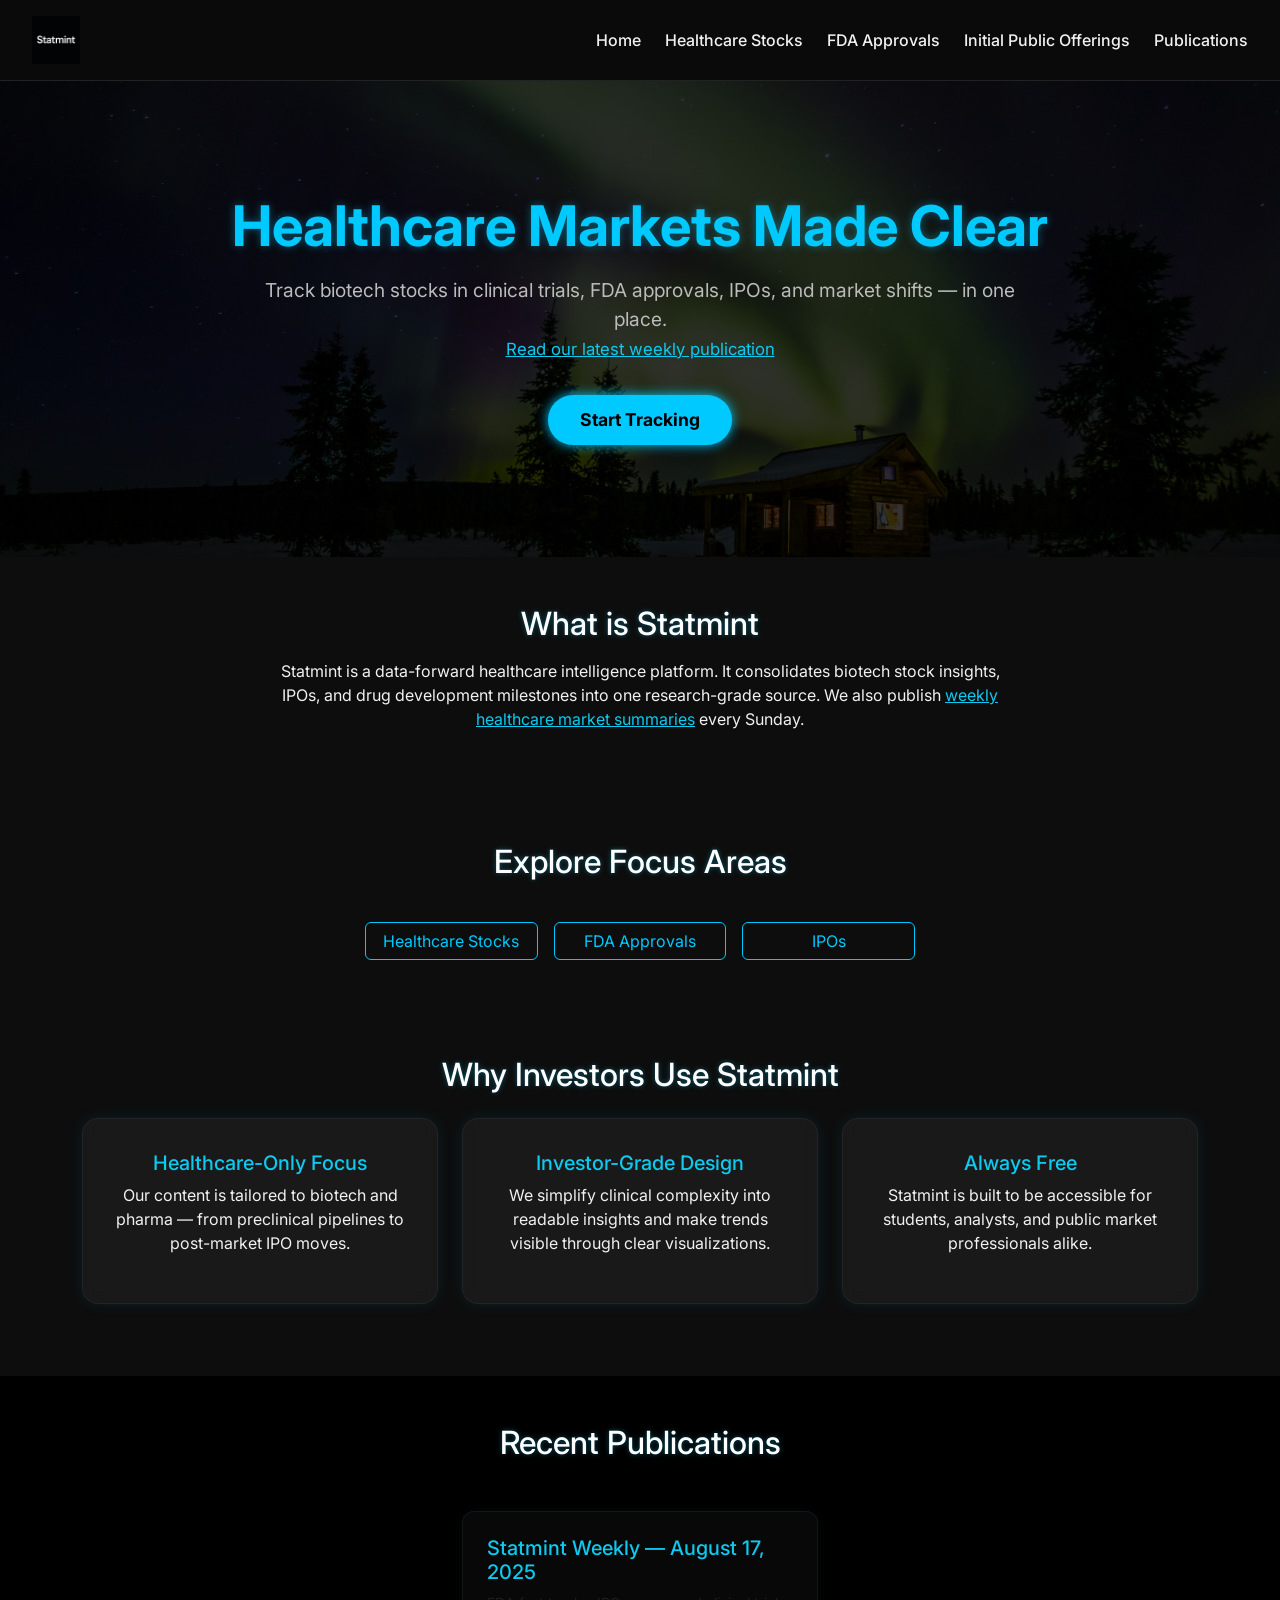
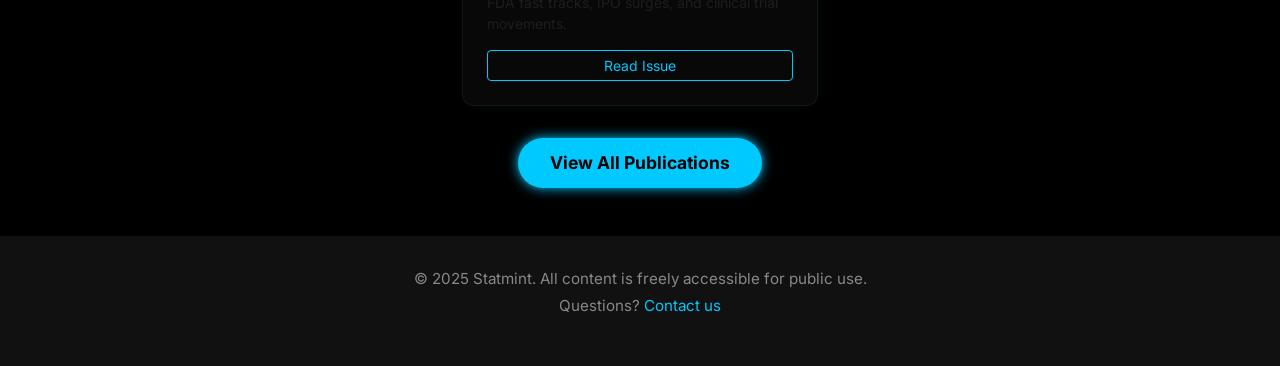
<file: index.html>
<!DOCTYPE html>
<html lang="en">
<head>
  <meta charset="UTF-8" />
  <meta name="viewport" content="width=device-width, initial-scale=1.0"/>
  <title>Statmint — Healthcare Markets Made Clear</title>
  <meta name="description" content="Track biotech stocks, IPOs, FDA approvals, and healthcare market news in one place." />
  <link rel="icon" href="statmint_logo.jpeg" type="image/jpeg" />

  <!-- Bootstrap -->
  <link href="https://cdn.jsdelivr.net/npm/bootstrap@5.3.0/dist/css/bootstrap.min.css" rel="stylesheet" />

  <!-- AOS Animations -->
  <link href="https://unpkg.com/aos@2.3.4/dist/aos.css" rel="stylesheet" />

  <!-- Google Fonts -->
  <link href="https://fonts.googleapis.com/css2?family=Inter:wght@400;600;700&display=swap" rel="stylesheet" />

  <style>
    body {
      background-color: #0d0d0d;
      color: #f1f1f1;
      font-family: 'Inter', sans-serif;
    }

    header {
      background: #0a0a0a;
      padding: 1rem 2rem;
      border-bottom: 1px solid #222;
      display: flex;
      flex-wrap: wrap;
      justify-content: space-between;
      align-items: center;
    }

    header img {
      height: 48px;
    }

    nav {
      display: flex;
      gap: 1.5rem;
      align-items: center;
    }

    nav a {
      color: #f1f1f1;
      font-weight: 500;
      text-decoration: none;
      transition: color 0.3s ease;
    }

    nav a:hover {
      color: #00c9ff;
    }

    .hero {
      background: linear-gradient(rgba(0, 0, 0, 0.8), rgba(0, 0, 0, 0.8)),
                  url('index-hero.jpg') center/cover no-repeat;
      padding: 7rem 2rem;
      text-align: center;
      color: #fff;
    }

    .hero h1 {
      font-size: 3.5rem;
      font-weight: 700;
      color: #00c9ff;
      text-shadow: 0 0 8px rgba(0, 201, 255, 0.4);
    }

    .hero p {
      font-size: 1.2rem;
      color: #bbb;
      max-width: 800px;
      margin: 1rem auto 2rem;
    }

    .btn-glow {
      background-color: #00c9ff;
      color: #000;
      font-weight: bold;
      border: none;
      padding: 0.75rem 2rem;
      font-size: 1.1rem;
      border-radius: 50px;
      box-shadow: 0 0 12px #00c9ff;
      transition: all 0.3s ease-in-out;
    }

    .btn-glow:hover {
      background-color: #00a3cc;
      box-shadow: 0 0 18px #00c9ff;
      transform: scale(1.05);
    }

    .section-title {
      color: #fff;
      font-size: 2rem;
      margin-bottom: 1rem;
      text-shadow: 0 0 5px #00c9ff66;
    }

    .highlight-box {
      background: rgba(255, 255, 255, 0.05);
      border-radius: 1rem;
      padding: 2rem;
      backdrop-filter: blur(8px);
      box-shadow: 0 0 15px rgba(0, 201, 255, 0.1);
      border: 1px solid rgba(255, 255, 255, 0.05);
      transition: transform 0.3s ease, box-shadow 0.3s ease;
    }

    .highlight-box:hover {
      transform: translateY(-6px);
      box-shadow: 0 0 25px rgba(0, 201, 255, 0.2);
    }

    .btn-outline-primary {
      border-color: #00c9ff;
      color: #00c9ff;
    }

    .btn-outline-primary:hover {
      background-color: #00c9ff;
      color: #000;
      box-shadow: 0 0 10px #00c9ff;
    }

    .pub-card {
      background: rgba(255, 255, 255, 0.03);
      border: 1px solid rgba(255, 255, 255, 0.05);
      border-radius: 12px;
      box-shadow: 0 0 10px rgba(0, 201, 255, 0.05);
      padding: 1.5rem;
      transition: all 0.3s ease;
      height: 100%;
    }

    .pub-card:hover {
      transform: translateY(-5px);
      box-shadow: 0 0 20px rgba(0, 201, 255, 0.15);
    }

    footer {
      background-color: #111;
      color: #888;
      text-align: center;
      padding: 2rem 1rem;
      font-size: 0.95rem;
    }

    footer a {
      color: #00c9ff;
      text-decoration: none;
    }

    footer a:hover {
      text-decoration: underline;
    }
  </style>
</head>

<body>

<header>
  <a href="index.html"><img src="statmint_logo.jpeg" alt="Statmint Logo"></a>
  <nav>
    <a href="index.html">Home</a>
    <a href="stocks.html">Healthcare Stocks</a>
    <a href="fda.html">FDA Approvals</a>
    <a href="ipos.html">Initial Public Offerings</a>
    <a href="publications.html">Publications</a>
  </nav>
</header>

<section class="hero" data-aos="fade-zoom-in">
  <h1 data-aos="fade-down">Healthcare Markets Made Clear</h1>
  <p data-aos="fade-up">
    Track biotech stocks in clinical trials, FDA approvals, IPOs, and market shifts — in one place.
    <br />
    <small><a href="publications.html" class="text-info">Read our latest weekly publication</a></small>
  </p>
  <a href="stocks.html" class="btn btn-glow" data-aos="zoom-in">Start Tracking</a>
</section>

<section class="text-center py-5" data-aos="fade-up">
  <div class="container">
    <h2 class="section-title" data-aos="fade-up" data-aos-delay="100">What is Statmint</h2>
    <p class="mx-auto" style="max-width: 720px;" data-aos="fade-up" data-aos-delay="200">
      Statmint is a data-forward healthcare intelligence platform. It consolidates biotech stock insights, IPOs, and drug development milestones into one research-grade source.
      We also publish <a href="publications.html" class="text-info">weekly healthcare market summaries</a> every Sunday.
    </p>
  </div>
</section>

<section class="alt-section text-center py-5" data-aos="fade-up">
  <div class="container">
    <h2 class="section-title" data-aos="fade-up" data-aos-delay="100">Explore Focus Areas</h2>
    <div class="row justify-content-center mt-4 g-3">
      <div class="col-6 col-md-2" data-aos="zoom-in" data-aos-delay="200">
        <a href="stocks.html" class="btn btn-outline-primary w-100">Healthcare Stocks</a>
      </div>
      <div class="col-6 col-md-2" data-aos="zoom-in" data-aos-delay="300">
        <a href="fda.html" class="btn btn-outline-primary w-100">FDA Approvals</a>
      </div>
      <div class="col-6 col-md-2" data-aos="zoom-in" data-aos-delay="400">
        <a href="ipos.html" class="btn btn-outline-primary w-100">IPOs</a>
      </div>
    </div>
  </div>
</section>

<section class="py-5">
  <div class="container">
    <h2 class="section-title text-center" data-aos="fade-up">Why Investors Use Statmint</h2>
    <div class="row mt-4">
      <div class="col-md-4 mb-4" data-aos="fade-up" data-aos-delay="100">
        <div class="highlight-box text-center">
          <h5 class="text-info">Healthcare-Only Focus</h5>
          <p>Our content is tailored to biotech and pharma — from preclinical pipelines to post-market IPO moves.</p>
        </div>
      </div>
      <div class="col-md-4 mb-4" data-aos="fade-up" data-aos-delay="200">
        <div class="highlight-box text-center">
          <h5 class="text-info">Investor-Grade Design</h5>
          <p>We simplify clinical complexity into readable insights and make trends visible through clear visualizations.</p>
        </div>
      </div>
      <div class="col-md-4 mb-4" data-aos="fade-up" data-aos-delay="300">
        <div class="highlight-box text-center">
          <h5 class="text-info">Always Free</h5>
          <p>Statmint is built to be accessible for students, analysts, and public market professionals alike.</p>
        </div>
      </div>
    </div>
  </div>
</section>

<!-- Publications Section -->
<section class="py-5 bg-black" data-aos="fade-up" id="publications">
  <div class="container">
    <h2 class="section-title text-center mb-5" data-aos="fade-up">Recent Publications</h2>

    <div class="row g-4 justify-content-center">
      <!-- Publication Card -->
      <div class="col-md-4" data-aos="zoom-in" data-aos-delay="100">
        <div class="pub-card p-4 h-100">
          <h5 class="text-info mb-2">Statmint Weekly — August 17, 2025</h5>
          <p class="small text-muted mb-3">FDA fast tracks, IPO surges, and clinical trial movements.</p>
          <a href="publications/week-aug17.html" class="btn btn-outline-primary btn-sm w-100">Read Issue</a>
        </div>
      </div>
    </div>

    <div class="text-center mt-4" data-aos="fade-up">
      <a href="publications.html" class="btn btn-glow mt-2">View All Publications</a>
    </div>
  </div>
</section>

<footer>
  <div class="container">
    <p class="mb-1">© 2025 Statmint. All content is freely accessible for public use.</p>
    <p>Questions? <a href="mailto:info@statmint.org">Contact us</a></p>
  </div>
</footer>

<script src="https://cdn.jsdelivr.net/npm/bootstrap@5.3.0/dist/js/bootstrap.bundle.min.js"></script>
<script src="https://unpkg.com/aos@2.3.4/dist/aos.js"></script>
<script>
  AOS.init({
    duration: 1000,
    once: true,
    easing: 'ease-in-out'
  });
</script>
</body>
</html>
</file>
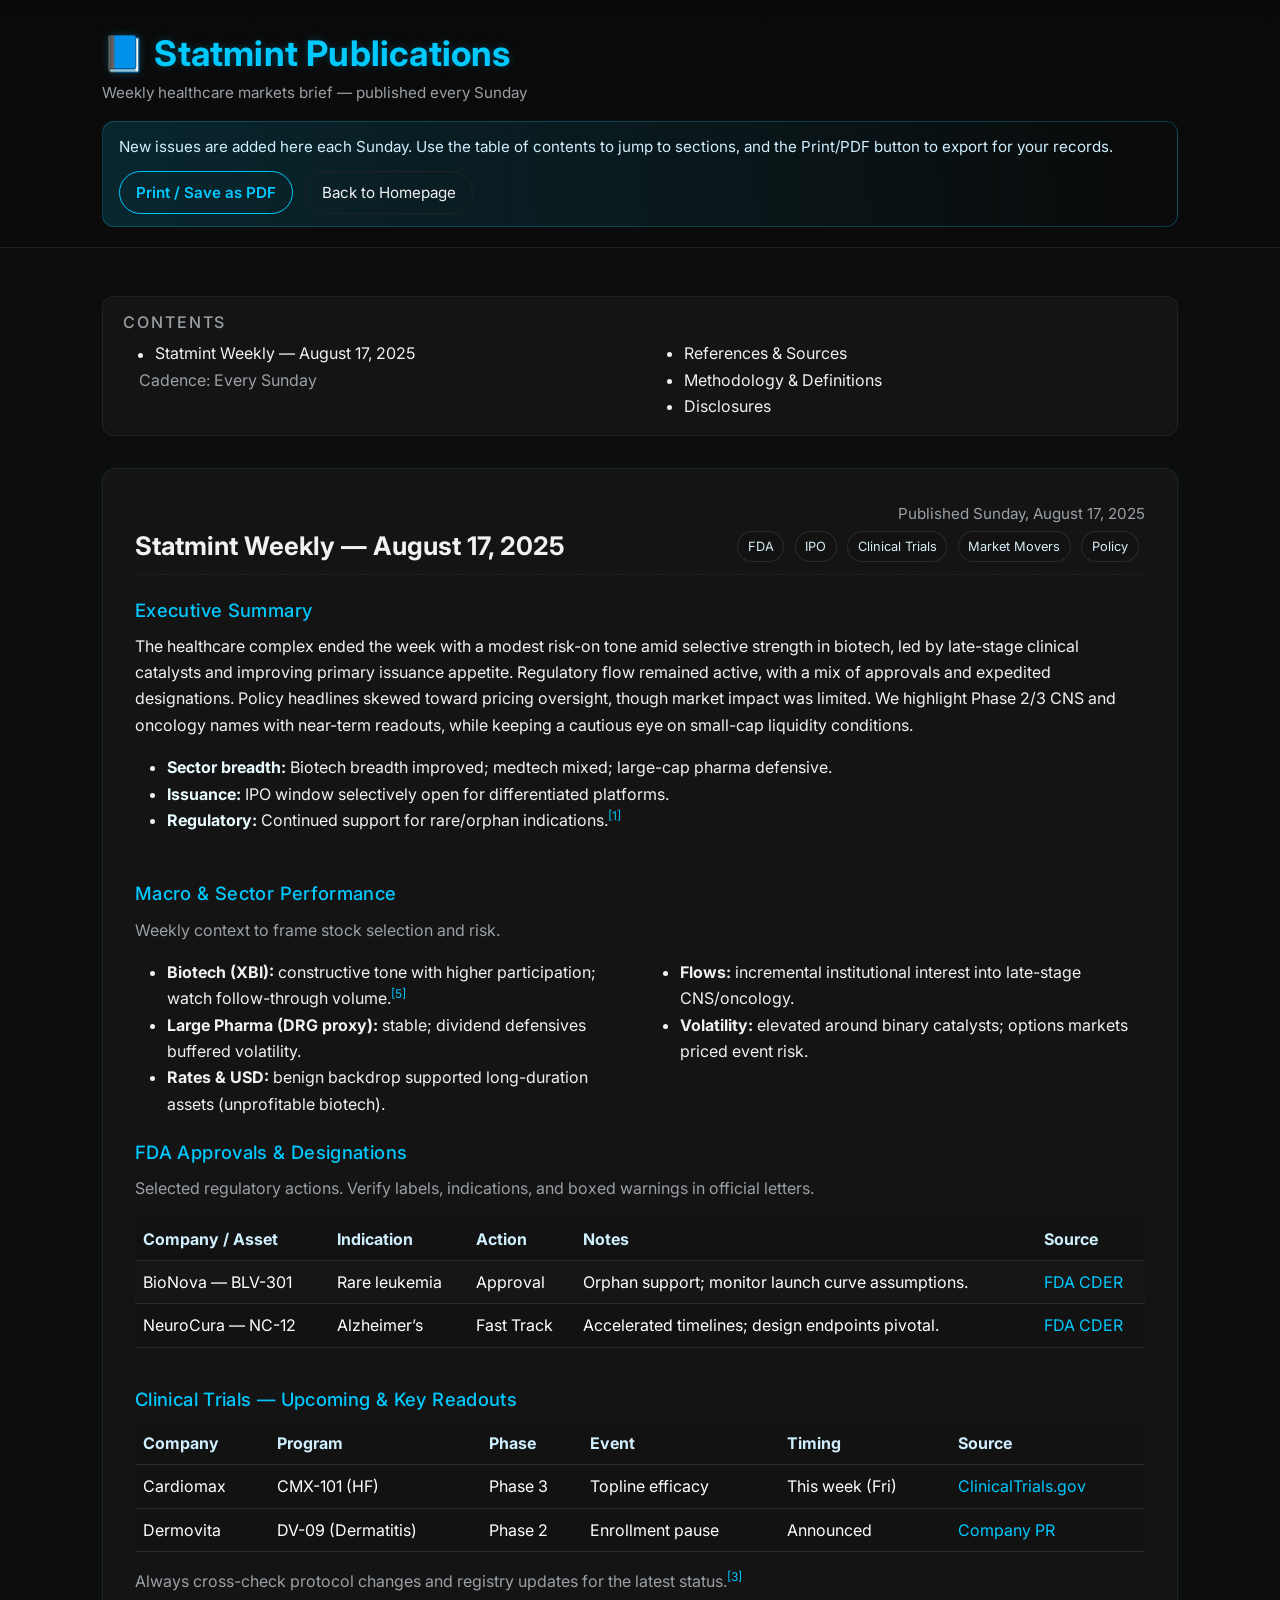
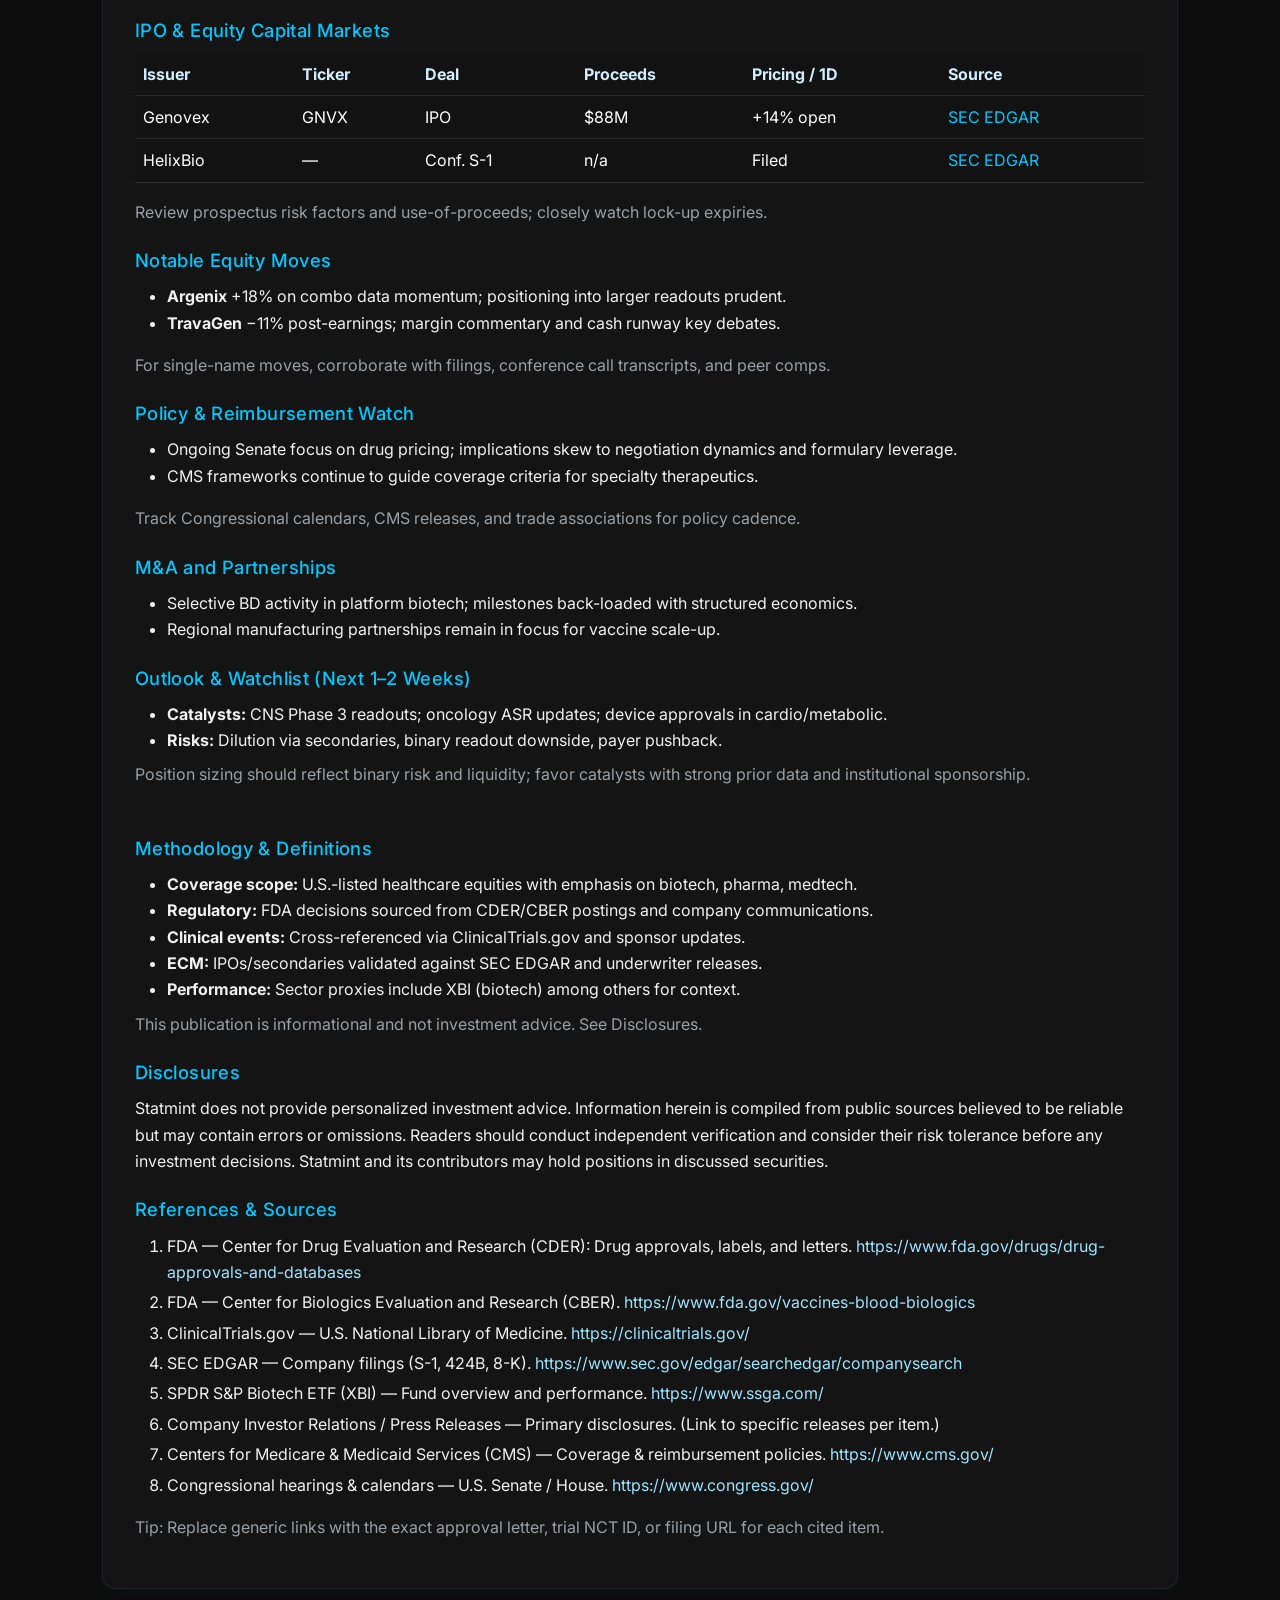
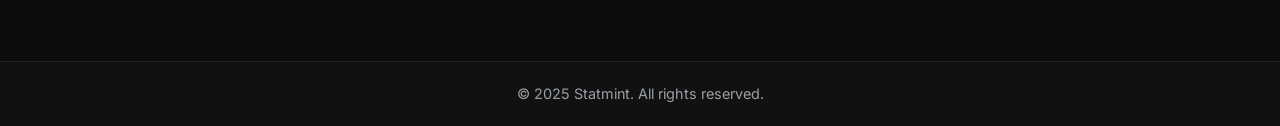
<file: publications.html>
<!DOCTYPE html>
<html lang="en">
<head>
  <meta charset="UTF-8" />
  <meta name="viewport" content="width=device-width, initial-scale=1.0"/>
  <title>Statmint Publications — Weekly Healthcare Markets Brief</title>
  <meta name="description" content="Statmint Weekly — a professional healthcare markets brief published every Sunday, covering FDA approvals, IPOs, clinical trials, market movers, policy, and deal flow." />
  <link rel="icon" href="statmint_logo.jpeg" type="image/jpeg" />

  <!-- Bootstrap -->
  <link href="https://cdn.jsdelivr.net/npm/bootstrap@5.3.0/dist/css/bootstrap.min.css" rel="stylesheet" />

  <!-- AOS Animation -->
  <link href="https://unpkg.com/aos@2.3.4/dist/aos.css" rel="stylesheet" />

  <!-- Google Fonts -->
  <link href="https://fonts.googleapis.com/css2?family=Inter:wght@400;600;700&display=swap" rel="stylesheet" />

  <style>
    :root{
      --bg:#0d0d0d; --panel:#111; --border:#222; --muted:#9aa0a6;
      --txt:#f1f1f1; --brand:#00c9ff; --brand-soft: rgba(0,201,255,.15);
      --success:#19c37d; --warn:#ffcc00; --danger:#ff6b6b;
    }
    html{scroll-behavior:smooth;}
    body {
      background-color: var(--bg);
      color: var(--txt);
      font-family: 'Inter', sans-serif;
      line-height: 1.65;
    }

    /* Header */
    header {
      background: linear-gradient(180deg, #0a0a0a 0%, #0b0b0b 100%);
      border-bottom: 1px solid var(--border);
      padding: 2rem 1rem 1.25rem;
    }
    .brand-title {
      font-size: 2.2rem; font-weight: 700; letter-spacing:.2px;
      color: var(--brand); text-shadow: 0 0 8px rgba(0,201,255,.25);
      margin: 0 0 .35rem 0;
    }
    .subhead { color: var(--muted); font-size: .95rem; }

    /* Notice / actions */
    .notice {
      background: linear-gradient(90deg, var(--brand-soft), rgba(0,201,255,0));
      border: 1px solid rgba(0,201,255,.25);
      color: #cfefff;
      padding: .75rem 1rem;
      border-radius: .75rem;
      margin: 1rem auto 0;
      max-width: 1100px;
      font-size: .95rem;
    }
    .actions {
      display:flex; gap:.75rem; flex-wrap:wrap; margin-top: .75rem;
    }
    .btn-outline-brand{
      border:1px solid var(--brand); color: var(--brand); background: transparent;
      border-radius: 999px; padding:.5rem 1rem; font-weight:600;
    }
    .btn-outline-brand:hover{ background: var(--brand); color:#000; box-shadow:0 0 12px var(--brand); }
    .btn-ghost{ border:1px solid var(--border); color: var(--txt); border-radius: 999px; padding:.5rem 1rem; }
    .btn-ghost:hover{ background:#151515; }

    /* Layout */
    .container { max-width: 1100px; }
    .toc{
      background: rgba(255,255,255,.03);
      border:1px solid rgba(255,255,255,.06);
      border-radius: 12px; padding: 1rem 1.25rem; margin: 1.5rem 0 2rem;
    }
    .toc h2{ font-size:1rem; text-transform:uppercase; letter-spacing:.12em; color: var(--muted); margin-bottom:.5rem; }
    .toc a{ color: var(--txt); text-decoration:none; }
    .toc a:hover{ color: var(--brand); }

    .publication {
      background: rgba(255,255,255,.03);
      border: 1px solid rgba(255,255,255,.06);
      border-radius: 14px;
      padding: 2rem;
      margin: 2rem 0 3rem;
      box-shadow: 0 0 12px rgba(0, 201, 255, .06);
      transition: box-shadow .3s ease, transform .3s ease;
    }
    .publication:hover{ box-shadow: 0 0 22px rgba(0,201,255,.14); }

    .pub-headline{
      display:flex; flex-wrap:wrap; justify-content:space-between; align-items:flex-end; gap:.75rem;
      border-bottom: 1px dashed var(--border); padding-bottom: .75rem; margin-bottom: 1.25rem;
    }
    .pub-title{ font-size:1.6rem; font-weight:700; color: var(--txt); margin:0; }
    .pub-meta{ color: var(--muted); font-size:.95rem; }

    .badge-chip{
      display:inline-flex; align-items:center; gap:.4rem;
      border:1px solid rgba(255,255,255,.1); background:#121212; color:#d6eef6;
      padding:.25rem .6rem; border-radius:999px; font-size:.8rem; margin-right:.4rem;
    }

    h3.section-title{
      color: var(--brand);
      font-size:1.15rem; letter-spacing:.02em; margin:1.5rem 0 .75rem;
    }
    .muted{ color: var(--muted); }

    /* Tables */
    .table-dark {
      --bs-table-bg: #121212;
      --bs-table-striped-bg: #161616;
      --bs-table-hover-bg: #181818;
      color: #e5e5e5;
      border-color: #2a2a2a;
    }
    .table thead th { color:#cfefff; border-bottom:1px solid #2a2a2a; }
    .table td, .table th { vertical-align: middle; }

    blockquote{
      border-left: 3px solid var(--brand);
      padding-left: 1rem; color:#bfefff;
      background: rgba(0,201,255,.06);
      border-radius: 6px; margin: .75rem 0; font-style: italic;
    }

    .ref-list li{ margin-bottom:.25rem; }
    .ref-list a{ color: #9de4ff; }
    .ref-list a:hover{ text-decoration: underline; }

    footer {
      background-color: var(--panel);
      padding: 1.25rem 1rem;
      text-align: center;
      border-top: 1px solid var(--border);
    }
    footer p { color: var(--muted); font-size: .9rem; margin: 0; }
    a { color: var(--brand); text-decoration: none; }
    a:hover { text-decoration: underline; }
    .hr-soft{ border:0; border-top:1px dashed var(--border); margin:1.5rem 0; }
    .kpi{ font-weight:700; color:#e9fcff; }
  </style>
</head>

<body>

<header>
  <div class="container">
    <h1 class="brand-title">📘 Statmint Publications</h1>
    <div class="subhead">Weekly healthcare markets brief — published every Sunday</div>
    <div class="notice" role="status">
      New issues are added here each Sunday. Use the table of contents to jump to sections, and the Print/PDF button to export for your records.
      <div class="actions">
        <button class="btn-outline-brand" onclick="window.print()">Print / Save as PDF</button>
        <a class="btn-ghost" href="index.html#publications">Back to Homepage</a>
      </div>
    </div>
  </div>
</header>

<main class="container py-4">

  <!-- =======================
       TABLE OF CONTENTS
  ======================== -->
  <nav class="toc" data-aos="fade-up">
    <h2>Contents</h2>
    <div class="row">
      <div class="col-12 col-md-6">
        <ul class="mb-2">
          <li><a href="#issue-2025-08-17">Statmint Weekly — August 17, 2025</a></li>
          <li class="muted" style="list-style:none; margin-left:-1rem;">Cadence: Every Sunday</li>
        </ul>
      </div>
      <div class="col-12 col-md-6">
        <ul class="mb-0">
          <li><a href="#refs">References & Sources</a></li>
          <li><a href="#methodology">Methodology & Definitions</a></li>
          <li><a href="#disclosures">Disclosures</a></li>
        </ul>
      </div>
    </div>
  </nav>

  <!-- =======================
       ISSUE: AUGUST 17, 2025
  ======================== -->
  <article class="publication" id="issue-2025-08-17" data-aos="fade-up">
    <div class="pub-headline">
      <h2 class="pub-title">Statmint Weekly — August 17, 2025</h2>
      <div class="text-end">
        <div class="pub-meta">Published Sunday, August 17, 2025</div>
        <div class="mt-1">
          <span class="badge-chip">FDA</span>
          <span class="badge-chip">IPO</span>
          <span class="badge-chip">Clinical Trials</span>
          <span class="badge-chip">Market Movers</span>
          <span class="badge-chip">Policy</span>
        </div>
      </div>
    </div>

    <!-- Executive Summary -->
    <section>
      <h3 class="section-title">Executive Summary</h3>
      <p>
        The healthcare complex ended the week with a modest risk-on tone amid selective strength in biotech, led by
        late-stage clinical catalysts and improving primary issuance appetite. Regulatory flow remained active, with a
        mix of approvals and expedited designations. Policy headlines skewed toward pricing oversight, though market impact
        was limited. We highlight Phase 2/3 CNS and oncology names with near-term readouts, while keeping a cautious eye
        on small-cap liquidity conditions.
      </p>
      <ul class="mb-0">
        <li><span class="kpi">Sector breadth:</span> Biotech breadth improved; medtech mixed; large-cap pharma defensive.</li>
        <li><span class="kpi">Issuance:</span> IPO window selectively open for differentiated platforms.</li>
        <li><span class="kpi">Regulatory:</span> Continued support for rare/orphan indications.<sup><a href="#ref-fda">[1]</a></sup></li>
      </ul>
    </section>

    <hr class="hr-soft" />

    <!-- Macro & Sector -->
    <section>
      <h3 class="section-title">Macro & Sector Performance</h3>
      <p class="muted">Weekly context to frame stock selection and risk.</p>
      <div class="row g-3">
        <div class="col-md-6">
          <ul class="mb-0">
            <li><strong>Biotech (XBI):</strong> constructive tone with higher participation; watch follow-through volume.<sup><a href="#ref-xbi">[5]</a></sup></li>
            <li><strong>Large Pharma (DRG proxy):</strong> stable; dividend defensives buffered volatility.</li>
            <li><strong>Rates & USD:</strong> benign backdrop supported long-duration assets (unprofitable biotech).</li>
          </ul>
        </div>
        <div class="col-md-6">
          <ul class="mb-0">
            <li><strong>Flows:</strong> incremental institutional interest into late-stage CNS/oncology.</li>
            <li><strong>Volatility:</strong> elevated around binary catalysts; options markets priced event risk.</li>
          </ul>
        </div>
      </div>
    </section>

    <!-- FDA Approvals -->
    <section>
      <h3 class="section-title">FDA Approvals & Designations</h3>
      <p class="muted">Selected regulatory actions. Verify labels, indications, and boxed warnings in official letters.</p>
      <div class="table-responsive">
        <table class="table table-dark table-striped align-middle">
          <thead>
            <tr>
              <th>Company / Asset</th>
              <th>Indication</th>
              <th>Action</th>
              <th>Notes</th>
              <th>Source</th>
            </tr>
          </thead>
          <tbody>
            <tr>
              <td>BioNova — BLV-301</td>
              <td>Rare leukemia</td>
              <td>Approval</td>
              <td>Orphan support; monitor launch curve assumptions.</td>
              <td><a href="#ref-fda">FDA CDER</a></td>
            </tr>
            <tr>
              <td>NeuroCura — NC-12</td>
              <td>Alzheimer’s</td>
              <td>Fast Track</td>
              <td>Accelerated timelines; design endpoints pivotal.</td>
              <td><a href="#ref-fda">FDA CDER</a></td>
            </tr>
          </tbody>
        </table>
      </div>
    </section>

    <!-- Clinical Trials -->
    <section>
      <h3 class="section-title">Clinical Trials — Upcoming & Key Readouts</h3>
      <div class="table-responsive">
        <table class="table table-dark table-hover">
          <thead>
            <tr>
              <th>Company</th>
              <th>Program</th>
              <th>Phase</th>
              <th>Event</th>
              <th>Timing</th>
              <th>Source</th>
            </tr>
          </thead>
          <tbody>
            <tr>
              <td>Cardiomax</td>
              <td>CMX-101 (HF)</td>
              <td>Phase 3</td>
              <td>Topline efficacy</td>
              <td>This week (Fri)</td>
              <td><a href="#ref-ctgov">ClinicalTrials.gov</a></td>
            </tr>
            <tr>
              <td>Dermovita</td>
              <td>DV-09 (Dermatitis)</td>
              <td>Phase 2</td>
              <td>Enrollment pause</td>
              <td>Announced</td>
              <td><a href="#ref-pr">Company PR</a></td>
            </tr>
          </tbody>
        </table>
      </div>
      <p class="muted mb-0">Always cross-check protocol changes and registry updates for the latest status.<sup><a href="#ref-ctgov">[3]</a></sup></p>
    </section>

    <!-- IPO & Equity Capital Markets -->
    <section>
      <h3 class="section-title">IPO & Equity Capital Markets</h3>
      <div class="table-responsive">
        <table class="table table-dark">
          <thead>
            <tr>
              <th>Issuer</th>
              <th>Ticker</th>
              <th>Deal</th>
              <th>Proceeds</th>
              <th>Pricing / 1D</th>
              <th>Source</th>
            </tr>
          </thead>
          <tbody>
            <tr>
              <td>Genovex</td>
              <td>GNVX</td>
              <td>IPO</td>
              <td>$88M</td>
              <td>+14% open</td>
              <td><a href="#ref-sec">SEC EDGAR</a></td>
            </tr>
            <tr>
              <td>HelixBio</td>
              <td>—</td>
              <td>Conf. S-1</td>
              <td>n/a</td>
              <td>Filed</td>
              <td><a href="#ref-sec">SEC EDGAR</a></td>
            </tr>
          </tbody>
        </table>
      </div>
      <p class="muted mb-0">Review prospectus risk factors and use-of-proceeds; closely watch lock-up expiries.</p>
    </section>

    <!-- Notable Equity Moves -->
    <section>
      <h3 class="section-title">Notable Equity Moves</h3>
      <ul>
        <li><strong>Argenix</strong> +18% on combo data momentum; positioning into larger readouts prudent.</li>
        <li><strong>TravaGen</strong> −11% post-earnings; margin commentary and cash runway key debates.</li>
      </ul>
      <p class="muted mb-0">For single-name moves, corroborate with filings, conference call transcripts, and peer comps.</p>
    </section>

    <!-- Policy & Reimbursement -->
    <section>
      <h3 class="section-title">Policy & Reimbursement Watch</h3>
      <ul>
        <li>Ongoing Senate focus on drug pricing; implications skew to negotiation dynamics and formulary leverage.</li>
        <li>CMS frameworks continue to guide coverage criteria for specialty therapeutics.</li>
      </ul>
      <p class="muted mb-0">Track Congressional calendars, CMS releases, and trade associations for policy cadence.</p>
    </section>

    <!-- Deals -->
    <section>
      <h3 class="section-title">M&A and Partnerships</h3>
      <ul>
        <li>Selective BD activity in platform biotech; milestones back-loaded with structured economics.</li>
        <li>Regional manufacturing partnerships remain in focus for vaccine scale-up.</li>
      </ul>
    </section>

    <!-- Outlook -->
    <section>
      <h3 class="section-title">Outlook & Watchlist (Next 1–2 Weeks)</h3>
      <ul class="mb-2">
        <li><strong>Catalysts:</strong> CNS Phase 3 readouts; oncology ASR updates; device approvals in cardio/metabolic.</li>
        <li><strong>Risks:</strong> Dilution via secondaries, binary readout downside, payer pushback.</li>
      </ul>
      <p class="muted mb-0">Position sizing should reflect binary risk and liquidity; favor catalysts with strong prior data and institutional sponsorship.</p>
    </section>

    <!-- Methodology & Disclosures -->
    <hr class="hr-soft" />

    <section id="methodology">
      <h3 class="section-title">Methodology & Definitions</h3>
      <ul class="mb-2">
        <li><strong>Coverage scope:</strong> U.S.-listed healthcare equities with emphasis on biotech, pharma, medtech.</li>
        <li><strong>Regulatory:</strong> FDA decisions sourced from CDER/CBER postings and company communications.</li>
        <li><strong>Clinical events:</strong> Cross-referenced via ClinicalTrials.gov and sponsor updates.</li>
        <li><strong>ECM:</strong> IPOs/secondaries validated against SEC EDGAR and underwriter releases.</li>
        <li><strong>Performance:</strong> Sector proxies include XBI (biotech) among others for context.</li>
      </ul>
      <p class="muted mb-0">This publication is informational and not investment advice. See Disclosures.</p>
    </section>

    <section id="disclosures">
      <h3 class="section-title">Disclosures</h3>
      <p>
        Statmint does not provide personalized investment advice. Information herein is compiled from public sources believed to be reliable
        but may contain errors or omissions. Readers should conduct independent verification and consider their risk tolerance before any
        investment decisions. Statmint and its contributors may hold positions in discussed securities.
      </p>
    </section>

    <!-- References -->
    <section id="refs">
      <h3 class="section-title">References & Sources</h3>
      <ol class="ref-list">
        <li id="ref-fda">FDA — Center for Drug Evaluation and Research (CDER): Drug approvals, labels, and letters. <a href="https://www.fda.gov/drugs/drug-approvals-and-databases" target="_blank" rel="noopener">https://www.fda.gov/drugs/drug-approvals-and-databases</a></li>
        <li id="ref-cber">FDA — Center for Biologics Evaluation and Research (CBER). <a href="https://www.fda.gov/vaccines-blood-biologics" target="_blank" rel="noopener">https://www.fda.gov/vaccines-blood-biologics</a></li>
        <li id="ref-ctgov">ClinicalTrials.gov — U.S. National Library of Medicine. <a href="https://clinicaltrials.gov/" target="_blank" rel="noopener">https://clinicaltrials.gov/</a></li>
        <li id="ref-sec">SEC EDGAR — Company filings (S-1, 424B, 8-K). <a href="https://www.sec.gov/edgar/searchedgar/companysearch" target="_blank" rel="noopener">https://www.sec.gov/edgar/searchedgar/companysearch</a></li>
        <li id="ref-xbi">SPDR S&P Biotech ETF (XBI) — Fund overview and performance. <a href="https://www.ssga.com/" target="_blank" rel="noopener">https://www.ssga.com/</a></li>
        <li id="ref-pr">Company Investor Relations / Press Releases — Primary disclosures. (Link to specific releases per item.)</li>
        <li id="ref-cms">Centers for Medicare & Medicaid Services (CMS) — Coverage & reimbursement policies. <a href="https://www.cms.gov/" target="_blank" rel="noopener">https://www.cms.gov/</a></li>
        <li id="ref-congress">Congressional hearings & calendars — U.S. Senate / House. <a href="https://www.congress.gov/" target="_blank" rel="noopener">https://www.congress.gov/</a></li>
      </ol>
      <p class="muted">Tip: Replace generic links with the exact approval letter, trial NCT ID, or filing URL for each cited item.</p>
    </section>
  </article>

  <!-- ✨ To add a new Sunday issue:
       1) Duplicate the entire <article class="publication">…</article> block above.
       2) Paste it ABOVE this comment (newest first).
       3) Update the dates, tickers, tables, bullets, and the anchors.
       4) Add specific source links per row (FDA letter, NCT page, SEC filing, or company PR).
  -->

</main>

<footer>
  <p>&copy; 2025 Statmint. All rights reserved.</p>
</footer>

<!-- Scripts -->
<script src="https://cdn.jsdelivr.net/npm/bootstrap@5.3.0/dist/js/bootstrap.bundle.min.js"></script>
<script src="https://unpkg.com/aos@2.3.4/dist/aos.js"></script>
<script>
  AOS.init({ duration: 900, once: true, easing: 'ease-in-out' });
</script>

</body>
</html>
</file>
